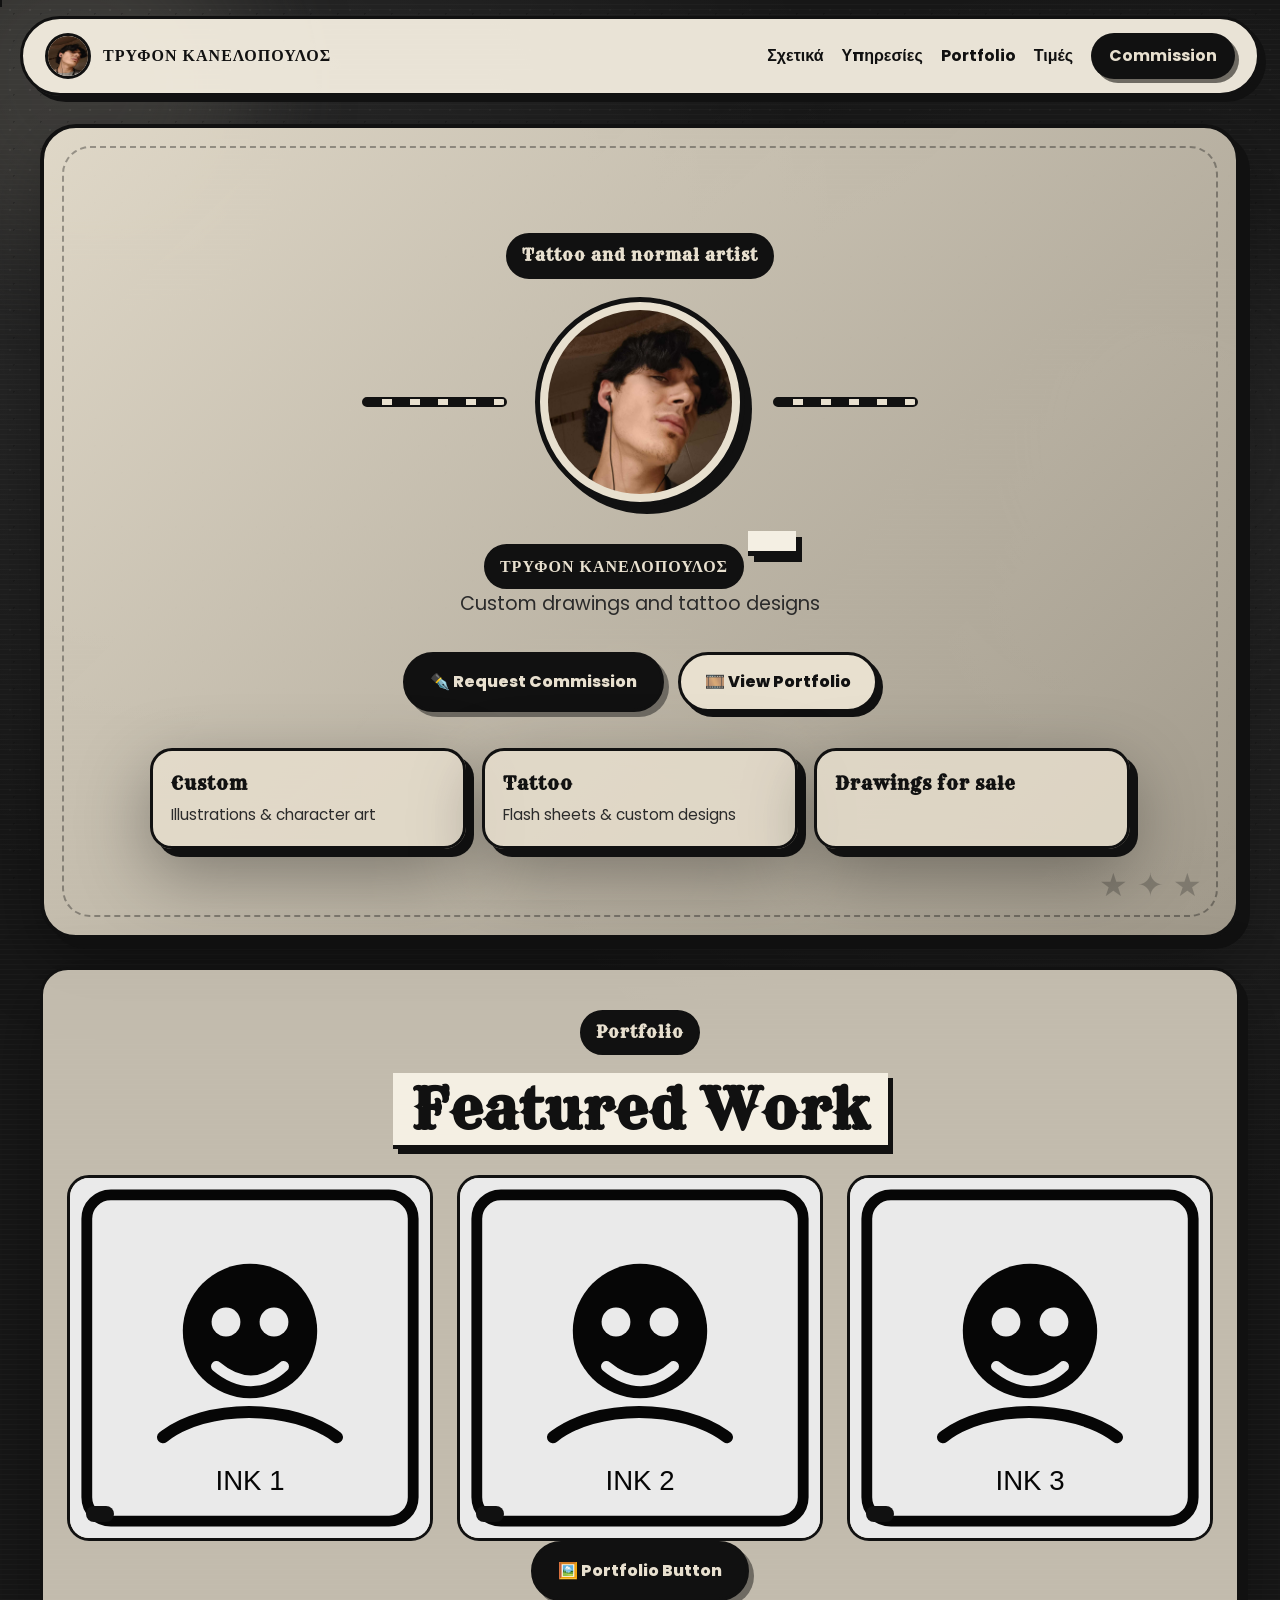
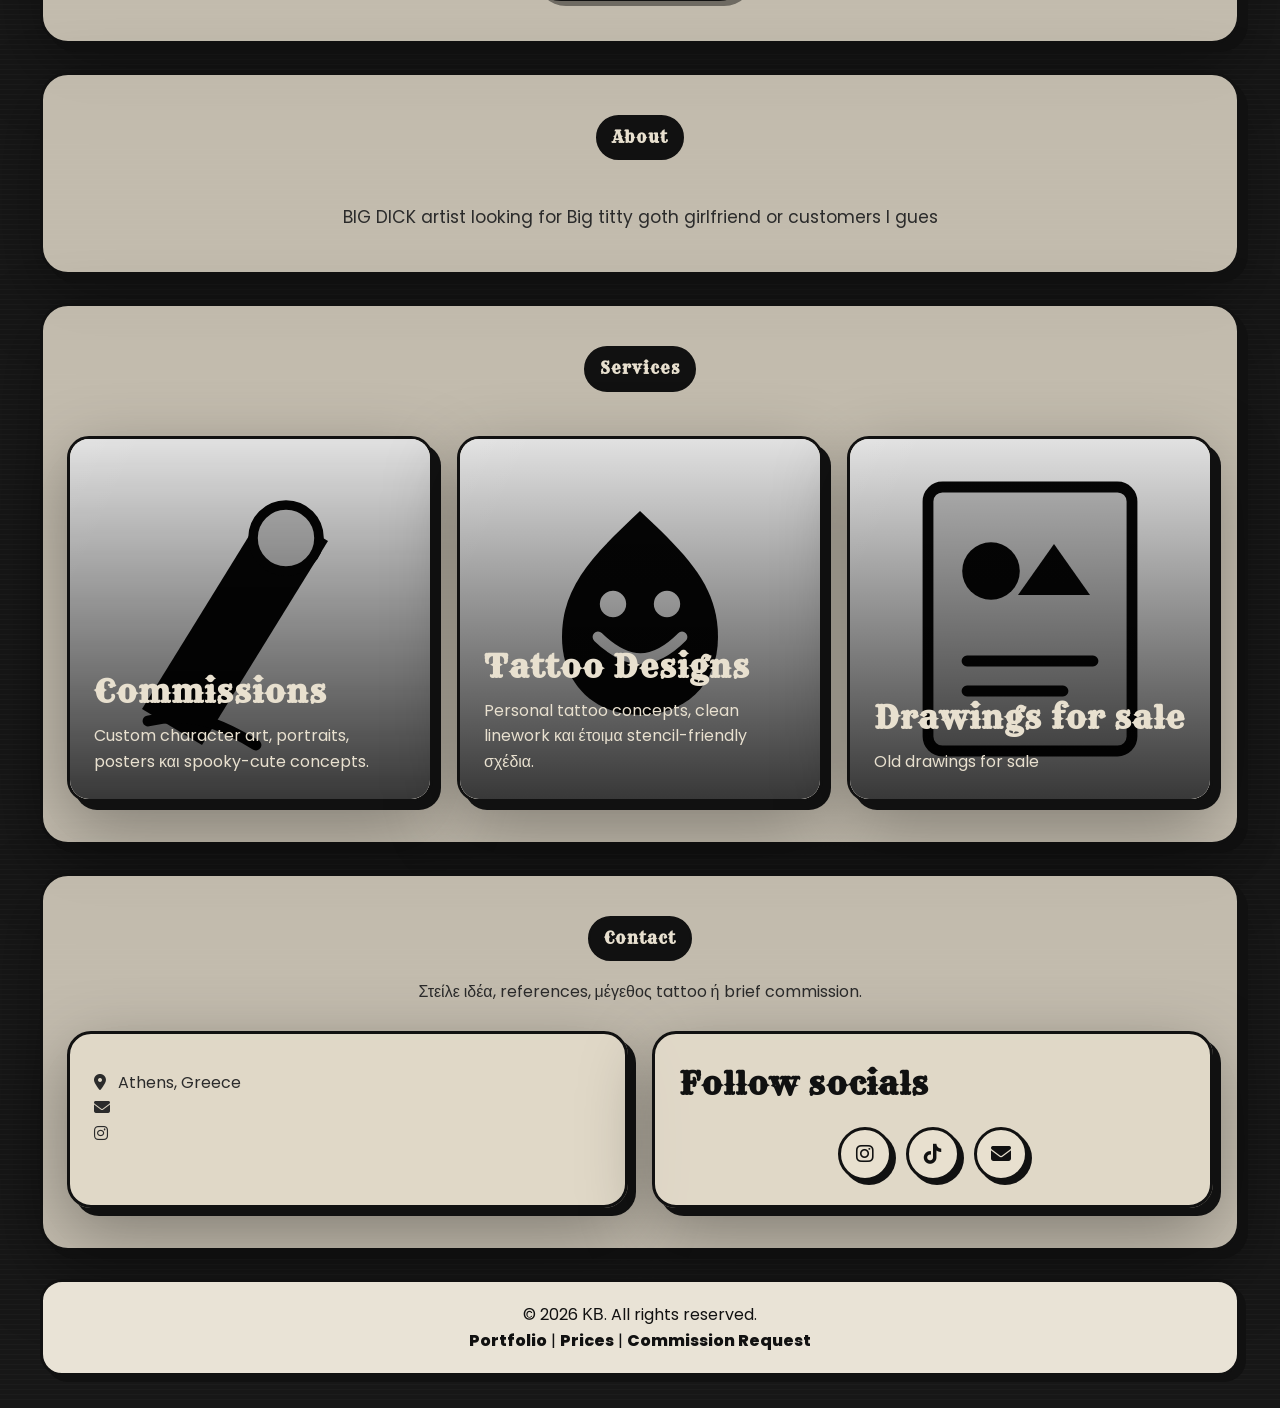
<file: index.html>
<!DOCTYPE html>
<html lang="el">
<head>
  <meta charset="UTF-8" />
  <meta name="viewport" content="width=device-width, initial-scale=1.0" />
  <title>Ink & Toon Studio</title>

  <link rel="icon" type="image/svg+xml" href="images/logo.jpg">
  <link rel="preconnect" href="https://fonts.googleapis.com">
  <link rel="preconnect" href="https://fonts.gstatic.com" crossorigin>
  <link href="https://fonts.googleapis.com/css2?family=Rye&family=Poppins:wght@300;400;500;600;700;800&display=swap" rel="stylesheet">
  <link rel="stylesheet" href="https://cdnjs.cloudflare.com/ajax/libs/font-awesome/6.5.0/css/all.min.css">
  <link rel="stylesheet" href="style.css" />
</head>
<body class="home">

  <div class="film-grain"></div>
  <div class="ink-blobs"><span></span><span></span><span></span></div>
  <div class="scroll-progress"></div>

  <nav class="topbar">
    <a href="index.html" class="brand">
      <img src="images/logo.jpg" alt="Ink & Toon Studio logo">
      <span>ΤΡΥΦΟΝ ΚΑΝΕΛΟΠΟΥΛΟΣ</span>
    </a>

    <div class="nav-links">
      <a href="#about">Σχετικά</a>
      <a href="#services">Υπηρεσίες</a>
      <a href="portfolio.html">Portfolio</a>
      <a href="price-list.html">Τιμές</a>
      <a href="book-commission.html" class="nav-cta">Commission</a>
    </div>

    <button class="menu-toggle" aria-label="Άνοιγμα μενού">
      <i class="fa-solid fa-bars"></i>
    </button>
  </nav>

  <div class="mobile-menu">
    <a href="#about">Σχετικά</a>
    <a href="#services">Υπηρεσίες</a>
    <a href="portfolio.html">Portfolio</a>
    <a href="price-list.html">Τιμές</a>
    <a href="book-commission.html">Commission / Tattoo</a>
  </div>

  <header class="hero reveal">
    <div class="hero-content">
      <div class="hero-badge">Tattoo and normal artist</div>

      <div class="hero-logo-wrapper">
        <div class="ink-stripe"></div>
        <img src="images/logo.jpg" alt="Ink & Toon Studio logo" class="hero-logo">
        <div class="ink-stripe"></div>
      </div>
      <span class="section-tag">ΤΡΥΦΟΝ ΚΑΝΕΛΟΠΟΥΛΟΣ</span>
      <h1></h1>
      <p>
        Custom drawings and tattoo designs 

      <div class="hero-buttons">
        <a href="book-commission.html" class="btn-primary">✒️ Request Commission</a>
        <a href="portfolio.html" class="btn-secondary">🎞️ View Portfolio</a>
      </div>

      <div class="hero-stats">
        <div class="stat-card toon-card">
          <strong>Custom</strong>
          <span>Illustrations & character art</span>
        </div>
        <div class="stat-card toon-card">
          <strong>Tattoo</strong>
          <span>Flash sheets & custom designs</span>
        </div>
        <div class="stat-card toon-card">
          <strong>Drawings for sale</strong>
          <span></span>
        </div>
      </div>
    </div>
  </header>

  <section class="portfolio-preview reveal">
    <div class="section-heading">
      <span class="section-tag">Portfolio</span>
      <h2>Featured Work</h2>
      <p></p>
    </div>

    <div class="portfolio-grid mini">
      <article class="portfolio-card tilt-card"><img src="images/work-1.svg" alt="Cartoon devil tattoo flash"><span></span></article>
      <article class="portfolio-card tilt-card"><img src="images/work-2.svg" alt="Vintage cat commission"><span></span></article>
      <article class="portfolio-card tilt-card"><img src="images/work-3.svg" alt="Old cartoon skull"><span></span></article>
    </div>

    <div class="center-button">
      <a href="portfolio.html" class="btn-primary">🖼️ Portfolio Button</a>
    </div>
  </section>

  <section class="about reveal" id="about">
    <div class="section-heading">
      <span class="section-tag">About</span>
    </div>

    <p>
     BIG DICK artist looking for Big titty goth girlfriend or customers I gues
    </p>
  </section>

  <section class="services reveal" id="services">
    <div class="section-heading">
      <span class="section-tag">Services</span>
      <p></p>
    </div>

    <div class="service-grid">
      <article class="service-card toon-card tilt-card">
        <div class="card-shine"></div>
        <img src="images/service-commission.svg" alt="Commission art">
        <div class="overlay"><div><h3>Commissions</h3><p>Custom character art, portraits, posters και spooky-cute concepts.</p></div></div>
      </article>

      <article class="service-card toon-card tilt-card">
        <div class="card-shine"></div>
        <img src="images/service-tattoo.svg" alt="Tattoo design">
        <div class="overlay"><div><h3>Tattoo Designs</h3><p>Personal tattoo concepts, clean linework και έτοιμα stencil-friendly σχέδια.</p></div></div>
      </article>

      <article class="service-card toon-card tilt-card">
        <div class="card-shine"></div>
        <img src="images/service-flash.svg" alt="Flash sheet">
        <div class="overlay"><div><h3>Drawings for sale</h3><p>Old drawings for sale </p></div></div>
      </article>
    </div>
  </section>

  <section class="contact-section reveal" id="contact">
    <div class="section-heading">
      <span class="section-tag">Contact</span>
      <p>Στείλε ιδέα, references, μέγεθος tattoo ή brief commission.</p>
    </div>

    <div class="contact-grid">
      <div class="contact-info toon-card contact-panel">
        <h3></h3>
        <p><i class="fa-solid fa-location-dot"></i> Athens, Greece</p>
        <p><i class="fa-solid fa-envelope"></i> <a href="mailto:artist@example.com"></a></p>
        <p><i class="fa-brands fa-instagram"></i> <a href="https://www.instagram.com/" target="_blank"></a></p>
      </div>

      <div class="contact-social toon-card contact-panel">
        <h4>Follow socials</h4>
        <p></p>
        <div class="social-icons">
          <a href="https://www.instagram.com/" target="_blank" aria-label="Instagram"><i class="fa-brands fa-instagram"></i></a>
          <a href="https://www.tiktok.com/" target="_blank" aria-label="TikTok"><i class="fa-brands fa-tiktok"></i></a>
          <a href="mailto:" aria-label="Email"><i class="fa-solid fa-envelope"></i></a>
        </div>
      </div>
    </div>
  </section>

  <footer class="reveal">
    <p>© 2026 ΚΒ. All rights reserved.</p>
    <p><a href="portfolio.html">Portfolio</a> | <a href="price-list.html">Prices</a> | <a href="book-commission.html">Commission Request</a></p>
  </footer>

  <script src="script.js"></script>
</body>
<div class="droplet-rain"></div>
</html>
</file>
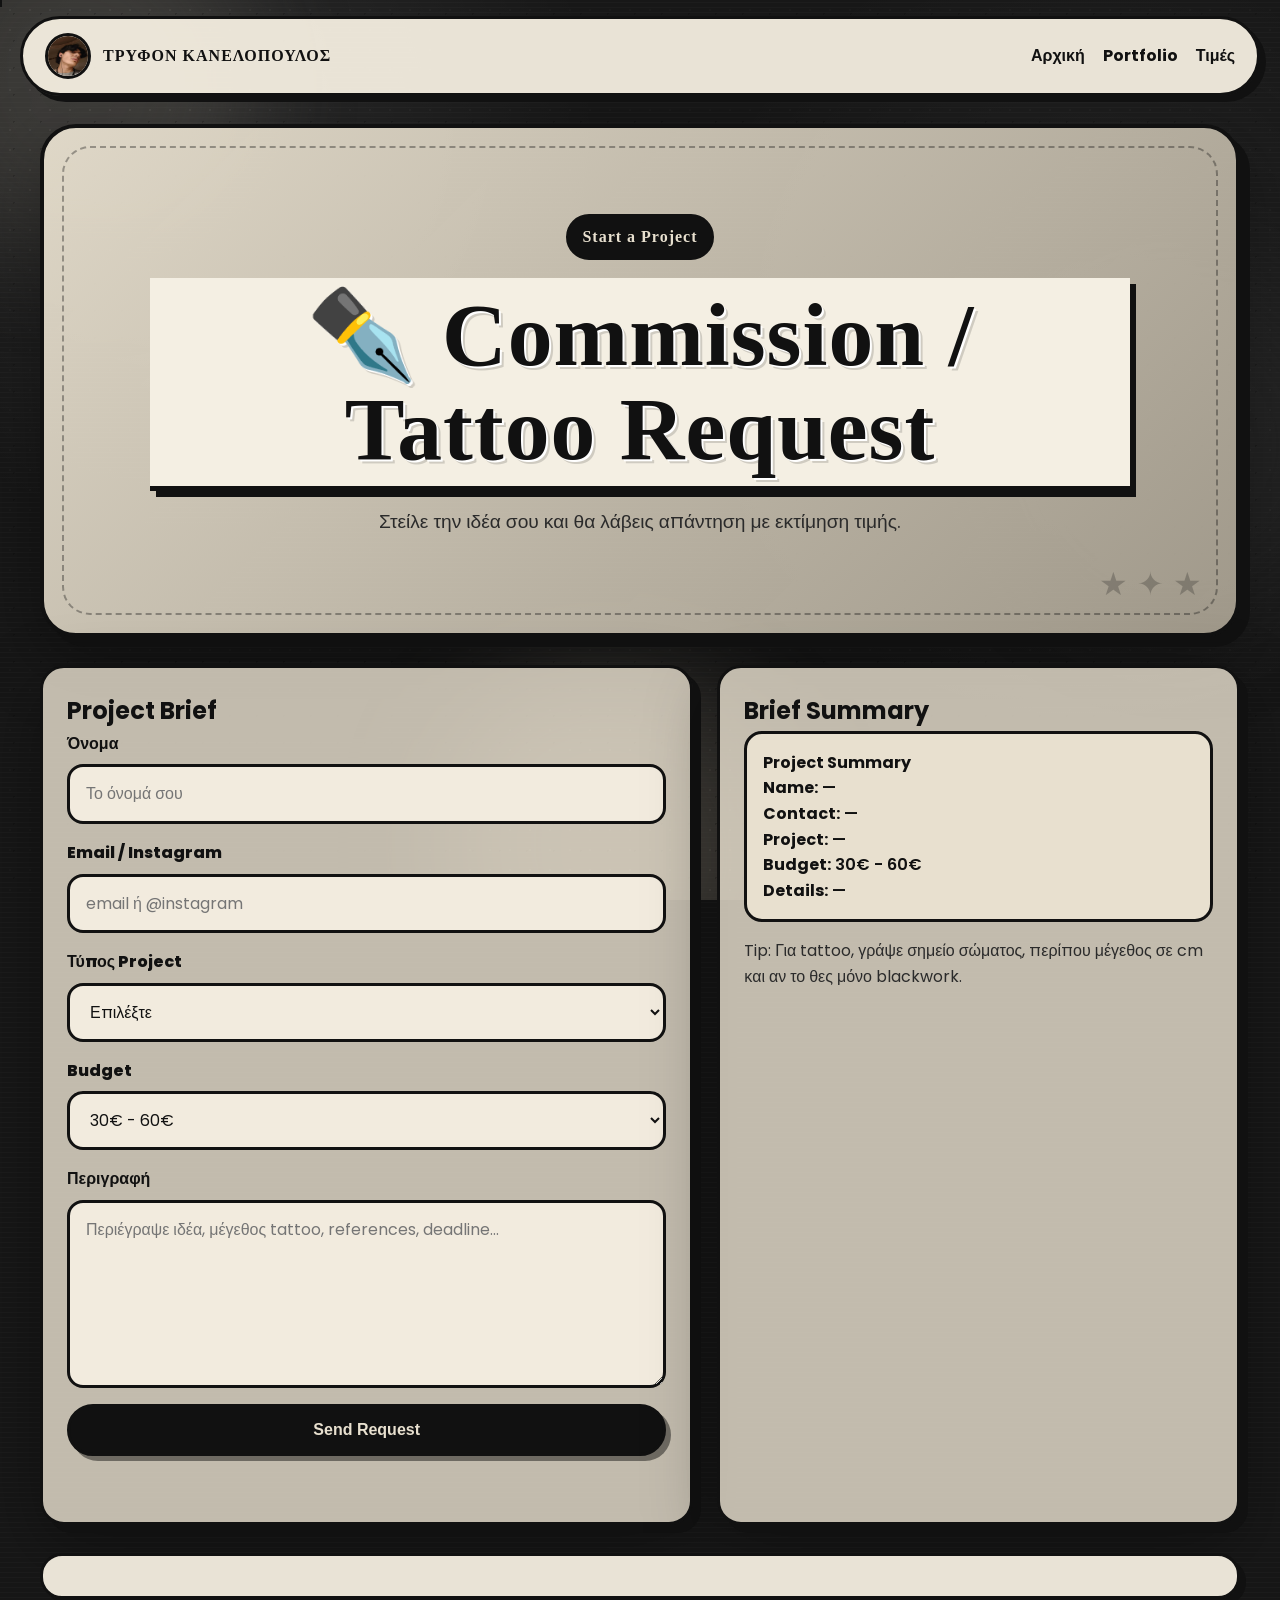
<file: book-commission.html>
<!DOCTYPE html>
<html lang="el">
<head>
  <meta charset="UTF-8" />
  <meta name="viewport" content="width=device-width, initial-scale=1.0" />
  <title>Commission Request | ΤΡΥΦΟΝ ΚΑΝΕΛΟΠΟΥΛΟΣ</title>
  <link rel="icon" type="image/svg+xml" href="images/logo.jpg">
  <link rel="preconnect" href="https://fonts.googleapis.com">
  <link rel="preconnect" href="https://fonts.gstatic.com" crossorigin>
  <link href="https://fonts.googleapis.com/css2?family=Bangers&family=Poppins:wght@300;400;500;600;700;800&display=swap" rel="stylesheet">
  <link rel="stylesheet" href="https://cdnjs.cloudflare.com/ajax/libs/font-awesome/6.5.0/css/all.min.css">
  <link rel="stylesheet" href="style.css" />
</head>
<body class="inner-page">
  <div class="film-grain"></div><div class="ink-blobs"><span></span><span></span><span></span></div><div class="scroll-progress"></div>
  <nav class="topbar">
    <a href="index.html" class="brand"><img src="images/logo.jpg" alt="logo"><span>ΤΡΥΦΟΝ ΚΑΝΕΛΟΠΟΥΛΟΣ</span></a>
    <div class="nav-links"><a href="index.html">Αρχική</a><a href="portfolio.html">Portfolio</a><a href="price-list.html">Τιμές</a></div>
    <button class="menu-toggle" aria-label="Άνοιγμα μενού"><i class="fa-solid fa-bars"></i></button>
  </nav>
  <div class="mobile-menu"><a href="index.html">Αρχική</a><a href="portfolio.html">Portfolio</a><a href="price-list.html">Τιμές</a></div>

  <header class="hero small-hero reveal">
    <div class="hero-content">
      <div class="hero-badge">Start a Project</div>
      <h1>✒️ Commission / Tattoo Request</h1>
      <p>Στείλε την ιδέα σου και θα λάβεις απάντηση με εκτίμηση τιμής.</p>
    </div>
  </header>

  <main class="booking-page reveal">
    <section class="booking-layout">
      <div class="booking-panel toon-card">
        <h2>Project Brief</h2>
        <form class="booking-form" id="booking-form">
          <div class="form-group"><label for="name">Όνομα</label><input id="name" type="text" placeholder="Το όνομά σου" required></div>
          <div class="form-group"><label for="email">Email / Instagram</label><input id="email" type="text" placeholder="email ή @instagram" required></div>
          <div class="form-group"><label for="service">Τύπος Project</label><select id="service" required><option value="">Επιλέξτε</option><option>Commission Illustration</option><option>Tattoo Design</option><option>Flash Sheet</option><option>Logo / Merch Art</option></select></div>
          <div class="form-group"><label for="budget">Budget</label><select id="budget"><option>30€ - 60€</option><option>60€ - 120€</option><option>120€+</option><option>Not sure yet</option></select></div>
          <div class="form-group"><label for="details">Περιγραφή</label><textarea id="details" rows="6" placeholder="Περιέγραψε ιδέα, μέγεθος tattoo, references, deadline..."></textarea></div>
          <button class="btn-primary full-width" type="submit">Send Request</button>
          <p id="confirmation" class="confirmation-message"></p>
        </form>
      </div>
      <aside class="booking-panel toon-card">
        <h2>Brief Summary</h2>
        <div class="booking-summary" id="bookingSummary">Συμπλήρωσε τη φόρμα για να εμφανιστεί η σύνοψη.</div>
        <p class="note">Tip: Για tattoo, γράψε σημείο σώματος, περίπου μέγεθος σε cm και αν το θες μόνο blackwork.</p>
      </aside>
    </section>
  </main>

  <footer class="reveal"><p></p></footer>
  <script src="script.js"></script>
</body>
</html>
</file>
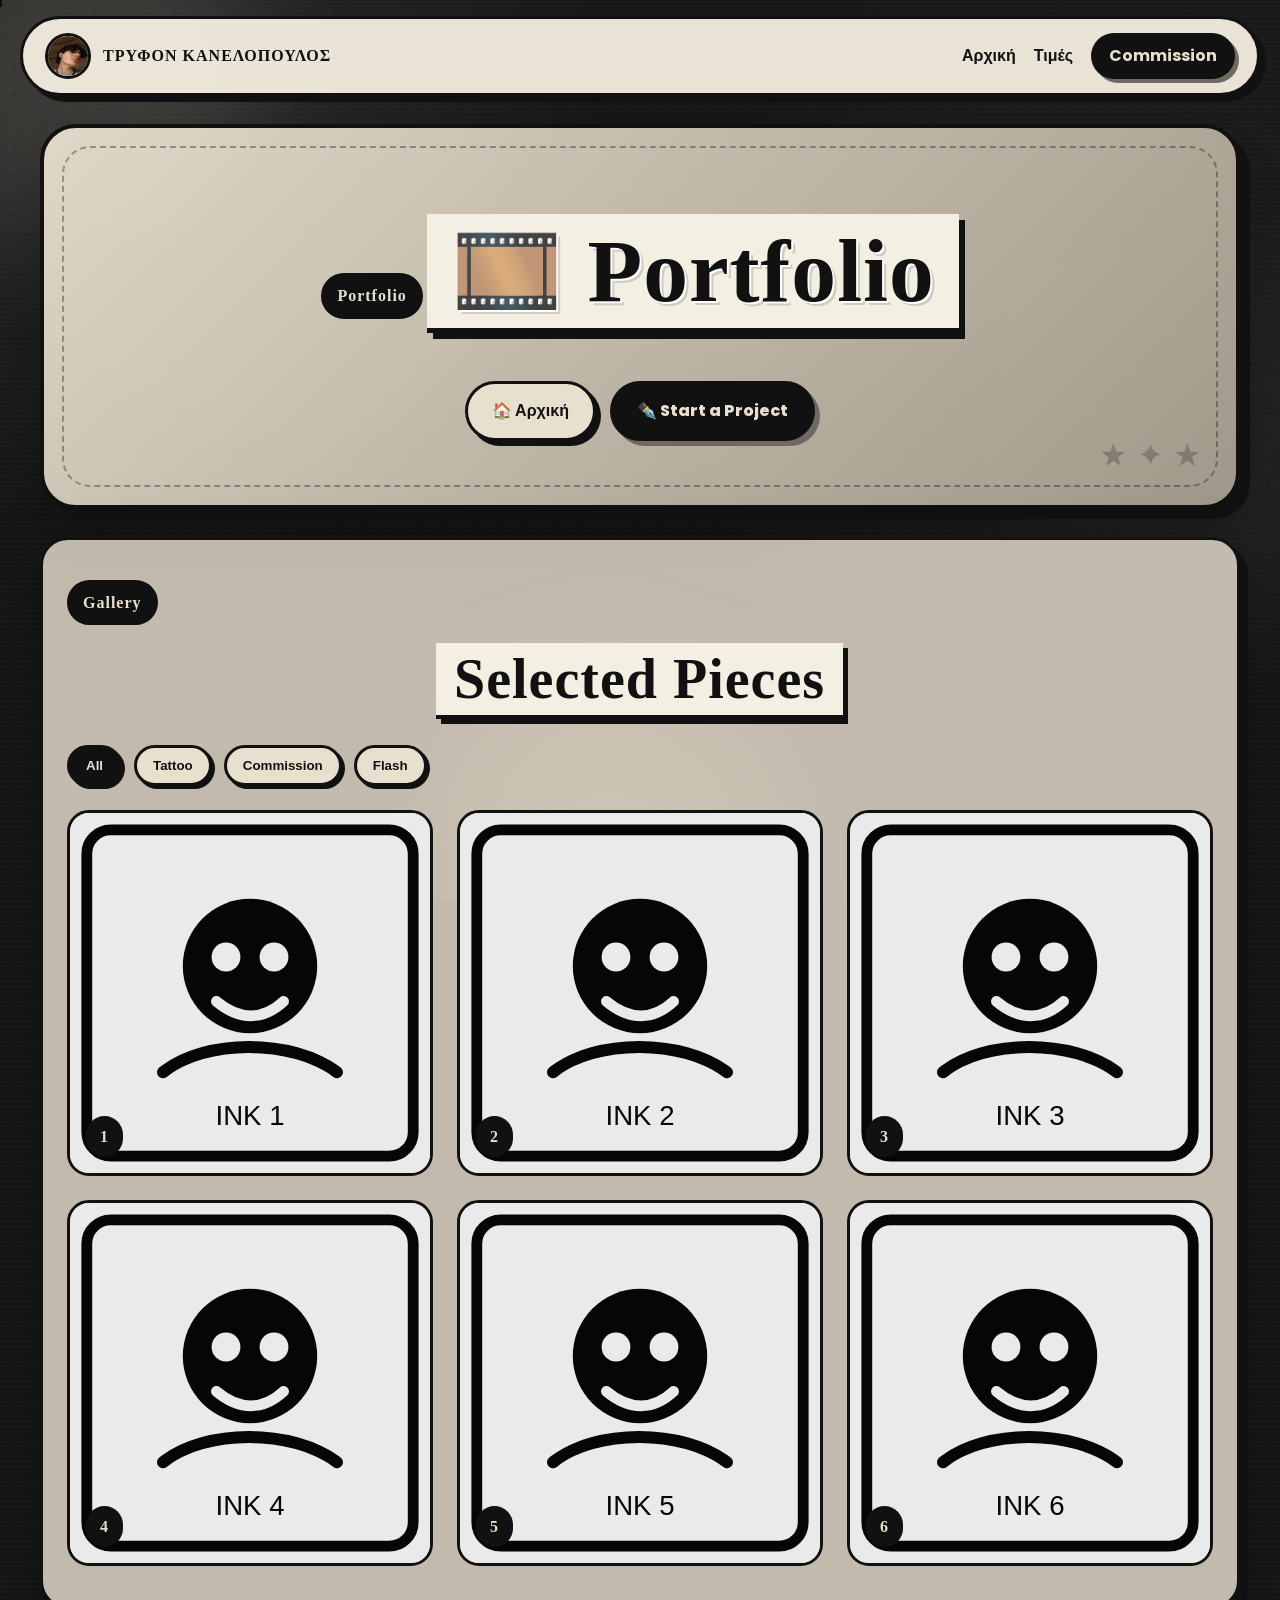
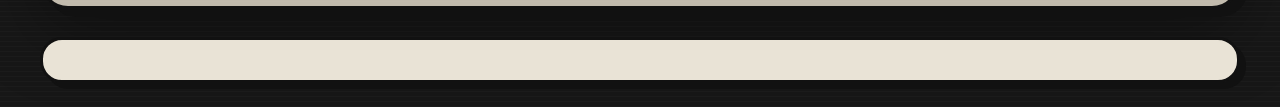
<file: portfolio.html>
<!DOCTYPE html>
<html lang="el">
<head>
  <meta charset="UTF-8" />
  <meta name="viewport" content="width=device-width, initial-scale=1.0" />
  <title>Portfolio | ΤΡΥΦΟΝ ΚΑΝΕΛΟΠΟΥΛΟΣ</title>
  <link rel="icon" type="image/svg+xml" href="images/logo.jpg">
  <link rel="preconnect" href="https://fonts.googleapis.com">
  <link rel="preconnect" href="https://fonts.gstatic.com" crossorigin>
  <link href="https://fonts.googleapis.com/css2?family=Bangers&family=Poppins:wght@300;400;500;600;700;800&display=swap" rel="stylesheet">
  <link rel="stylesheet" href="https://cdnjs.cloudflare.com/ajax/libs/font-awesome/6.5.0/css/all.min.css">
  <link rel="stylesheet" href="style.css" />
</head>
<body class="inner-page">
  <div class="film-grain"></div>
  <div class="ink-blobs"><span></span><span></span><span></span></div>
  <div class="scroll-progress"></div>

  <nav class="topbar">
    <a href="index.html" class="brand"><img src="images/logo.jpg" alt="logo"><span>ΤΡΥΦΟΝ ΚΑΝΕΛΟΠΟΥΛΟΣ</span></a>
    <div class="nav-links">
      <a href="index.html">Αρχική</a>
      <a href="price-list.html">Τιμές</a>
      <a href="book-commission.html" class="nav-cta">Commission</a>
    </div>
    <button class="menu-toggle" aria-label="Άνοιγμα μενού"><i class="fa-solid fa-bars"></i></button>
  </nav>
  <div class="mobile-menu"><a href="index.html">Αρχική</a><a href="price-list.html">Τιμές</a><a href="book-commission.html">Commission</a></div>

  <header class="hero small-hero reveal">
    <div class="hero-content">
      <div class="hero-badge">Portfolio</div>
      <h1>🎞️ Portfolio</h1>
      <p></p>
      <div class="hero-buttons"><a href="index.html" class="btn-secondary">🏠 Αρχική</a><a href="book-commission.html" class="btn-primary">✒️ Start a Project</a></div>
    </div>
  </header>

  <main class="portfolio-page reveal">
    <section class="toon-card portfolio-panel">
      <div class="section-heading centered-left">
        <span class="section-tag">Gallery</span>
        <h2>Selected Pieces</h2>
      </div>

      <div class="filter-buttons">
        <button class="filter-btn active" data-filter="all">All</button>
        <button class="filter-btn" data-filter="tattoo">Tattoo</button>
        <button class="filter-btn" data-filter="commission">Commission</button>
        <button class="filter-btn" data-filter="flash">Flash</button>
      </div>

      <div class="portfolio-grid">
        <article class="portfolio-card" data-category="tattoo"><img src="images/work-1.svg" alt="Devil flash"><span>1</span></article>
        <article class="portfolio-card" data-category="commission"><img src="images/work-2.svg" alt="Cat commission"><span>2</span></article>
        <article class="portfolio-card" data-category="flash"><img src="images/work-3.svg" alt="Skull flash"><span>3</span></article>
        <article class="portfolio-card" data-category="tattoo"><img src="images/work-4.svg" alt="Crying heart"><span>4</span></article>
        <article class="portfolio-card" data-category="commission"><img src="images/work-5.svg" alt="Moon face"><span>5</span></article>
        <article class="portfolio-card" data-category="flash"><img src="images/work-6.svg" alt="Ink ghost"><span>6</span></article>
      </div>
    </section>
  </main>

  <footer class="reveal"><p></p></footer>
  <script src="script.js"></script>
</body>
</html>
</file>
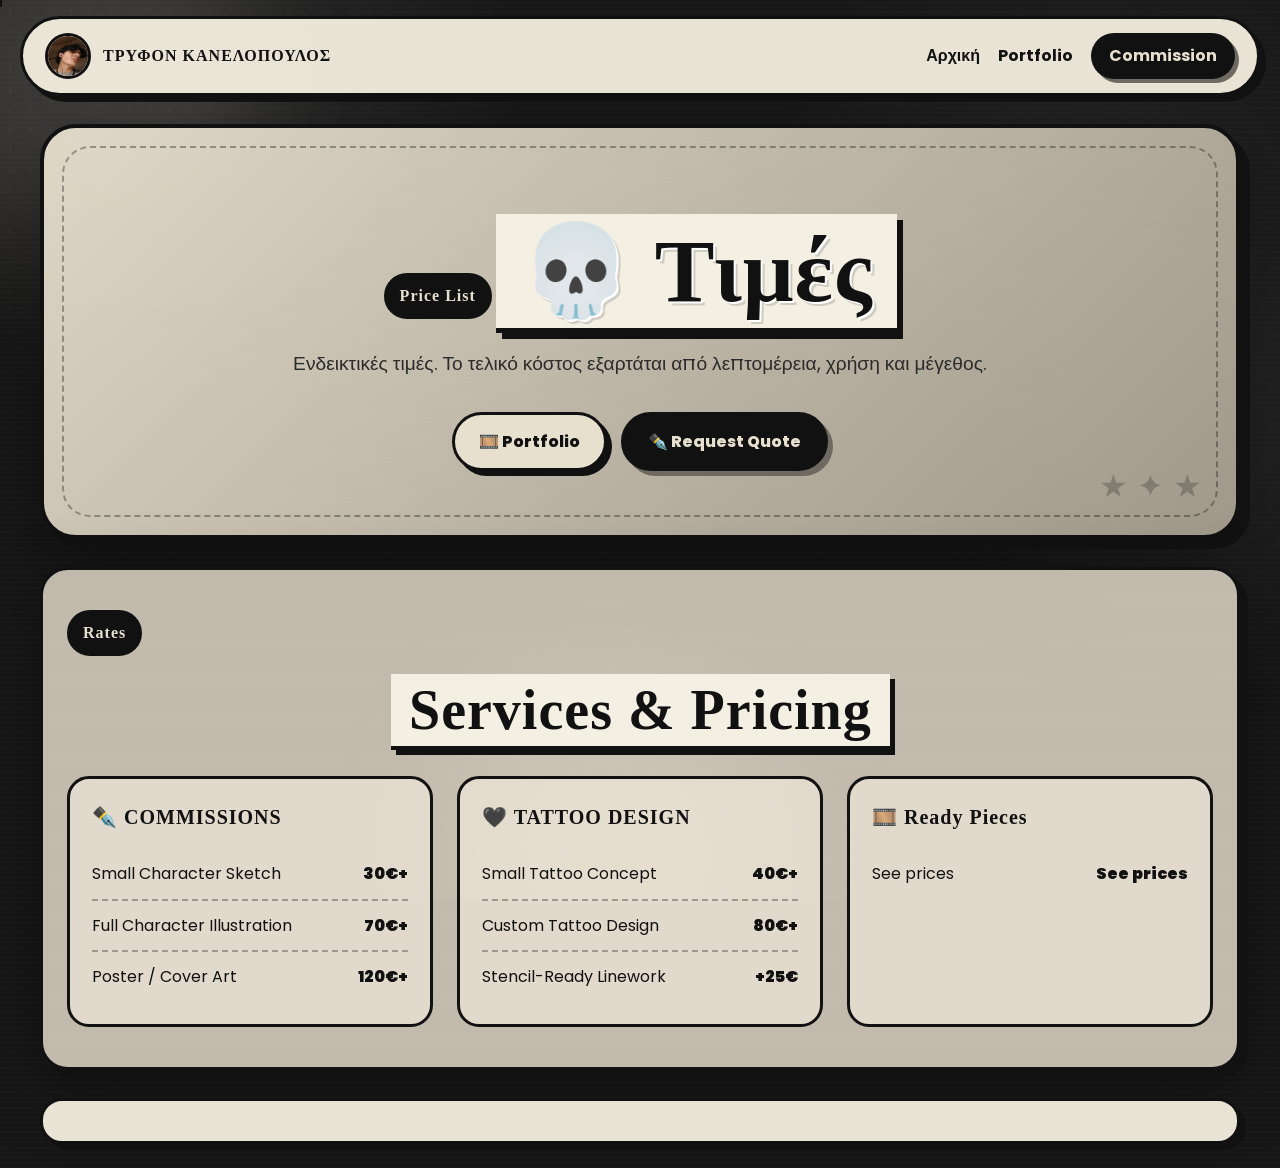
<file: price-list.html>
<!DOCTYPE html>
<html lang="el">
<head>
  <meta charset="UTF-8" />
  <meta name="viewport" content="width=device-width, initial-scale=1.0" />
  <title>Τιμές | Ink & Toon Studio</title>
  <link rel="icon" type="image/svg+xml" href="images/logo.jpg">
  <link rel="preconnect" href="https://fonts.googleapis.com">
  <link rel="preconnect" href="https://fonts.gstatic.com" crossorigin>
  <link href="https://fonts.googleapis.com/css2?family=Bangers&family=Poppins:wght@300;400;500;600;700;800&display=swap" rel="stylesheet">
  <link rel="stylesheet" href="https://cdnjs.cloudflare.com/ajax/libs/font-awesome/6.5.0/css/all.min.css">
  <link rel="stylesheet" href="style.css" />
</head>
<body class="inner-page">
  <div class="film-grain"></div><div class="ink-blobs"><span></span><span></span><span></span></div><div class="scroll-progress"></div>
  <nav class="topbar">
    <a href="index.html" class="brand"><img src="images/logo.jpg" alt="logo"><span>ΤΡΥΦΟΝ ΚΑΝΕΛΟΠΟΥΛΟΣ</span></a>
    <div class="nav-links"><a href="index.html">Αρχική</a><a href="portfolio.html">Portfolio</a><a href="book-commission.html" class="nav-cta">Commission</a></div>
    <button class="menu-toggle" aria-label="Άνοιγμα μενού"><i class="fa-solid fa-bars"></i></button>
  </nav>
  <div class="mobile-menu"><a href="index.html">Αρχική</a><a href="portfolio.html">Portfolio</a><a href="book-commission.html">Commission</a></div>

  <header class="hero small-hero reveal">
    <div class="hero-content">
      <div class="hero-badge">Price List</div>
      <h1>💀 Τιμές</h1>
      <p>Ενδεικτικές τιμές. Το τελικό κόστος εξαρτάται από λεπτομέρεια, χρήση και μέγεθος.</p>
      <div class="hero-buttons"><a href="portfolio.html" class="btn-secondary">🎞️ Portfolio</a><a href="book-commission.html" class="btn-primary">✒️ Request Quote</a></div>
    </div>
  </header>

  <main class="price-page reveal">
    <section class="price-card toon-card">
      <div class="section-heading centered-left"><span class="section-tag">Rates</span><h2>Services & Pricing</h2></div>
      <div class="price-grid">
        <div class="price-category"><h2>✒️ COMMISSIONS</h2>
          <div class="price-row"><div class="service-name">Small Character Sketch</div><div class="service-price">30€+</div></div>
          <div class="price-row"><div class="service-name">Full Character Illustration</div><div class="service-price">70€+</div></div>
          <div class="price-row"><div class="service-name">Poster / Cover Art</div><div class="service-price">120€+</div></div>
        </div>
        <div class="price-category"><h2>🖤 TATTOO DESIGN</h2>
          <div class="price-row"><div class="service-name">Small Tattoo Concept</div><div class="service-price">40€+</div></div>
          <div class="price-row"><div class="service-name">Custom Tattoo Design</div><div class="service-price">80€+</div></div>
          <div class="price-row"><div class="service-name">Stencil-Ready Linework</div><div class="service-price">+25€</div></div>
        </div>
        <div class="price-category"><h2>🎞️ Ready Pieces</h2>
          <div class="price-row"><div class="service-name">See prices</div><div class="service-price">See prices</div></div>
        </div>
    </section>
  </main>

  <footer class="reveal"><p></p></footer>
  <script src="script.js"></script>
</body>
</html>
</file>
<file: style.css>
:root {
  --bg: #141414;
  --paper: #e8e0cf;
  --paper-dark: #c5bca8;
  --ink: #111111;
  --charcoal: #2b2b2b;
  --gray: #6e6a62;
  --soft-gray: #a9a193;
  --cream: rgba(232, 224, 207, 0.82);
  --cream-strong: rgba(245, 239, 225, 0.95);
  --border: rgba(17,17,17,0.34);
  --shadow: 0 24px 70px rgba(0,0,0,0.35);
  --radius-lg: 28px;
  --radius-md: 18px;
  --container: 1200px;
}

* {
  margin: 0;
  padding: 0;
  box-sizing: border-box;
}

html {
  scroll-behavior: smooth;
}

body {
  font-family: "Poppins", sans-serif;
  color: var(--ink);
  line-height: 1.6;
  min-height: 100vh;
  overflow-x: hidden;
  background:
    radial-gradient(circle at 15% 8%, rgba(255,255,255,0.09), transparent 22%),
    radial-gradient(circle at 85% 20%, rgba(255,255,255,0.06), transparent 24%),
    repeating-linear-gradient(0deg, rgba(255,255,255,0.025) 0 1px, transparent 1px 5px),
    #171717;
}

body.menu-open {
  overflow: hidden;
}

img {
  max-width: 100%;
  display: block;
}

a {
  color: inherit;
}

/* BACKGROUND EFFECTS */
.film-grain {
  position: fixed;
  inset: 0;
  pointer-events: none;
  z-index: -1;
  opacity: 0.18;
  background-image:
    radial-gradient(circle, #fff 1px, transparent 1px),
    radial-gradient(circle, #000 1px, transparent 1px);
  background-size: 20px 20px, 27px 27px;
  mix-blend-mode: overlay;
}

.ink-blobs {
  position: fixed;
  inset: 0;
  overflow: hidden;
  z-index: -2;
  pointer-events: none;
}

.ink-blobs span {
  position: absolute;
  width: 340px;
  height: 340px;
  border-radius: 45% 55% 50% 50%;
  filter: blur(55px);
  opacity: 0.42;
  animation: floatBlob 14s ease-in-out infinite alternate;
}

.ink-blobs span:nth-child(1) {
  background: #5e5b54;
  top: -90px;
  left: -90px;
}

.ink-blobs span:nth-child(2) {
  background: #2c2c2c;
  right: -80px;
  top: 30%;
  animation-delay: 1s;
}

.ink-blobs span:nth-child(3) {
  background: #8c8476;
  left: 35%;
  bottom: -120px;
  animation-delay: 2s;
}

.scroll-progress {
  position: fixed;
  top: 0;
  left: 0;
  height: 5px;
  width: 0;
  background: var(--paper);
  z-index: 9999;
  box-shadow: 0 0 0 2px var(--ink);
}

/* CARDS */
.toon-card,
.about,
.services,
.portfolio-preview,
.contact-section,
.price-card,
.booking-panel,
.portfolio-panel {
  background: var(--cream);
  border: 3px solid var(--ink);
  box-shadow: 8px 8px 0 var(--ink), var(--shadow);
}

/* NAVIGATION */
.topbar {
  position: sticky;
  top: 16px;
  z-index: 1000;
  max-width: calc(var(--container) + 40px);
  margin: 16px auto 0;
  padding: 14px 22px;
  border-radius: 999px;
  background: var(--cream-strong);
  border: 3px solid var(--ink);
  box-shadow: 6px 6px 0 var(--ink);
  display: flex;
  align-items: center;
  justify-content: space-between;
  gap: 20px;
}

.brand {
  display: flex;
  align-items: center;
  gap: 12px;
  text-decoration: none;
  font-weight: 800;
}

.brand img {
  width: 46px;
  height: 46px;
  border-radius: 50%;
  border: 3px solid var(--ink);
  background: var(--paper);
}

.brand span {
  font-family: "Rye", serif;
  letter-spacing: 1px;
}

.nav-links {
  display: flex;
  align-items: center;
  gap: 18px;
}

.nav-links a {
  text-decoration: none;
  font-weight: 700;
  transition: 0.22s ease;
}

.nav-links a:hover {
  transform: rotate(-2deg) translateY(-2px);
}

.nav-cta {
  padding: 10px 18px;
  border-radius: 999px;
  background: var(--ink);
  color: var(--paper) !important;
  box-shadow: 4px 4px 0 var(--gray);
}

.menu-toggle {
  display: none;
  background: transparent;
  border: none;
  font-size: 1.35rem;
  cursor: pointer;
}

.mobile-menu {
  display: none;
}

/* HERO */
.hero {
  max-width: var(--container);
  margin: 28px auto 0;
  padding: 105px 26px 86px;
  text-align: center;
  position: relative;
  overflow: hidden;
  border-radius: 36px;
  background: linear-gradient(135deg, rgba(232,224,207,0.95), rgba(174,166,150,0.9));
  border: 4px solid var(--ink);
  box-shadow: 10px 10px 0 var(--ink), var(--shadow);
}

.hero::before {
  content: "";
  position: absolute;
  inset: 18px;
  border: 2px dashed rgba(17,17,17,0.35);
  border-radius: 28px;
  pointer-events: none;
}

.hero::after {
  content: "★ ✦ ★";
  position: absolute;
  right: 34px;
  bottom: 24px;
  font-size: 2rem;
  color: rgba(17,17,17,0.24);
}

.small-hero {
  padding: 86px 26px 64px;
}

.hero-content {
  max-width: 980px;
  margin: 0 auto;
  position: relative;
  z-index: 1;
}

.hero-badge,
.section-tag {
  display: inline-flex;
  padding: 8px 14px;
  border-radius: 999px;
  background: var(--ink);
  color: var(--paper);
  border: 2px solid var(--ink);
  font-family: "Rye", serif;
  font-weight: 800;
  letter-spacing: 1px;
  margin-bottom: 18px;
}

.hero-logo-wrapper {
  display: flex;
  align-items: center;
  justify-content: center;
  gap: 28px;
  margin-bottom: 24px;
}

.hero-logo {
  width: 210px;
  height: 210px;
  object-fit: cover;
  border-radius: 50%;
  border: 5px solid var(--ink);
  background: var(--paper);
  padding: 8px;
  box-shadow: 7px 7px 0 var(--ink);
  animation: floatY 4s ease-in-out infinite;
}

.ink-stripe {
  width: 145px;
  height: 10px;
  border-radius: 999px;
  background: repeating-linear-gradient(90deg, var(--ink) 0 18px, var(--paper) 18px 28px);
  border: 2px solid var(--ink);
}

.hero h1 {
  font-family: "Rye", serif;
  font-size: clamp(3rem, 7vw, 5.6rem);
  line-height: 1.05;
  margin-bottom: 16px;
  letter-spacing: 1px;
  color: var(--ink);
  text-shadow:
    2px 2px 0 #fff,
    4px 4px 0 rgba(0,0,0,.15);
  background: #f4efe3;
  display: inline-block;
  padding: 10px 24px;
  border-bottom: 5px solid var(--ink);
  box-shadow: 6px 6px 0 var(--ink);
  opacity: 0;
  transform: translateY(-220px);
  animation: titleDrop 1.2s ease-out forwards;
}

.hero p {
  font-size: clamp(1rem, 2.2vw, 1.2rem);
  max-width: 760px;
  margin: 0 auto 32px;
  color: var(--charcoal);
}

.hero-buttons,
.center-button {
  display: flex;
  justify-content: center;
  flex-wrap: wrap;
  gap: 14px;
}

/* BUTTONS */
.btn-primary,
.btn-secondary {
  text-decoration: none;
  font-weight: 800;
  border-radius: 999px;
  padding: 14px 24px;
  font-size: 1rem;
  display: inline-flex;
  align-items: center;
  justify-content: center;
  gap: 8px;
  cursor: pointer;
  border: 3px solid var(--ink);
  transition: transform 0.22s ease, box-shadow 0.22s ease;
}

.btn-primary {
  background: var(--ink);
  color: var(--paper);
  box-shadow: 5px 5px 0 var(--gray);
}

.btn-secondary {
  background: var(--paper);
  color: var(--ink);
  box-shadow: 5px 5px 0 var(--ink);
}

.btn-primary:hover,
.btn-secondary:hover {
  transform: translateY(-4px) rotate(-1deg);
  box-shadow: 8px 8px 0 var(--ink);
}

.full-width {
  width: 100%;
}

/* HERO STATS */
.hero-stats {
  margin-top: 36px;
  display: grid;
  grid-template-columns: repeat(3,1fr);
  gap: 16px;
}

.stat-card {
  border-radius: 22px;
  padding: 18px;
  text-align: left;
}

.stat-card strong {
  display: block;
  font-size: 1.15rem;
  margin-bottom: 4px;
  font-family: "Rye", serif;
  letter-spacing: 1px;
}

.stat-card span {
  color: var(--charcoal);
  font-size: 0.95rem;
}

/* SECTIONS */
section,
footer,
main {
  max-width: var(--container);
  margin: 28px auto;
}

.section-heading {
  text-align: center;
  margin-bottom: 26px;
}

.section-heading.centered-left {
  text-align: left;
}

.section-heading h2 {
  font-family: "Rye", serif;
  font-size: clamp(2.2rem, 5vw, 3.5rem);
  margin-bottom: 8px;
  letter-spacing: 1px;
  color: var(--ink);
  background: #f4efe3;
  display: inline-block;
  padding: 8px 18px;
  border-bottom: 4px solid var(--ink);
  box-shadow: 5px 5px 0 var(--ink);
  opacity: 0;
  transform: translateY(-160px);
  animation: titleDrop 1.1s ease-out forwards;
}

.section-heading p {
  color: var(--charcoal);
  max-width: 680px;
  margin: 0 auto;
}

.portfolio-preview,
.services,
.contact-section,
.about,
.price-card,
.portfolio-panel {
  border-radius: var(--radius-lg);
  padding: 40px 24px;
}

.about p {
  max-width: 820px;
  margin: 0 auto;
  text-align: center;
  font-size: 1.08rem;
  color: var(--charcoal);
}

/* GRIDS */
.service-grid,
.portfolio-grid,
.contact-grid,
.price-grid {
  display: grid;
  gap: 24px;
}

.service-grid,
.contact-grid,
.price-grid {
  grid-template-columns: repeat(3,1fr);
}

.contact-grid {
  grid-template-columns: 1fr 1fr;
}

.portfolio-grid {
  grid-template-columns: repeat(3,1fr);
}

/* PORTFOLIO / SERVICE CARDS */
.service-card,
.portfolio-card {
  position: relative;
  overflow: hidden;
  border-radius: 22px;
  border: 3px solid var(--ink);
  background: var(--paper);
  min-height: 360px;
  transform-style: preserve-3d;
  transition: transform 0.35s ease, box-shadow 0.35s ease;
}

.service-card:hover,
.portfolio-card:hover {
  transform: translateY(-6px) rotate(-1deg);
}

.service-card img,
.portfolio-card img {
  width: 100%;
  height: 100%;
  min-height: 360px;
  object-fit: cover;
  filter: grayscale(1) contrast(1.1);
  transition: transform 0.5s ease;
}

.service-card:hover img,
.portfolio-card:hover img {
  transform: scale(1.05);
}

.portfolio-card span {
  position: absolute;
  left: 16px;
  bottom: 16px;
  background: var(--ink);
  color: var(--paper);
  border-radius: 999px;
  padding: 8px 14px;
  font-family: "Rye", serif;
  font-weight: 800;
  letter-spacing: 1px;
}

.card-shine {
  position: absolute;
  inset: -120% auto auto -40%;
  width: 55%;
  height: 260%;
  transform: rotate(25deg);
  background: linear-gradient(to right, transparent, rgba(255,255,255,0.18), transparent);
  transition: transform 0.7s ease;
  z-index: 2;
}

.service-card:hover .card-shine {
  transform: translateX(320%) rotate(25deg);
}

.overlay {
  position: absolute;
  inset: 0;
  display: flex;
  align-items: flex-end;
  padding: 24px;
  background: linear-gradient(to top, rgba(0,0,0,0.76), rgba(0,0,0,0.04));
  z-index: 3;
}

.overlay div {
  color: var(--paper);
}

.overlay h3 {
  font-family: "Rye", serif;
  letter-spacing: 1px;
  font-size: 2rem;
  margin-bottom: 6px;
}

/* CONTACT */
.contact-panel,
.booking-panel {
  border-radius: 24px;
  padding: 24px;
}

.contact-info h3,
.contact-info h4,
.contact-social h4 {
  margin-bottom: 12px;
  font-family: "Rye", serif;
  font-size: 2rem;
  letter-spacing: 1px;
}

.contact-info p,
.contact-info a,
.contact-social p {
  color: var(--charcoal);
  text-decoration: none;
}

.contact-info i {
  margin-right: 8px;
}

.social-icons {
  display: flex;
  justify-content: center;
  gap: 14px;
  margin-top: 18px;
  flex-wrap: wrap;
}

.social-icons a {
  width: 54px;
  height: 54px;
  display: grid;
  place-items: center;
  text-decoration: none;
  font-size: 1.25rem;
  border-radius: 50%;
  background: var(--paper);
  border: 3px solid var(--ink);
  box-shadow: 4px 4px 0 var(--ink);
  transition: 0.25s ease;
}

.social-icons a:hover {
  transform: translateY(-4px) rotate(-3deg);
  background: var(--ink);
  color: var(--paper);
}

/* PRICES */
.price-category {
  background: rgba(245,239,225,0.62);
  border: 3px solid var(--ink);
  border-radius: 22px;
  padding: 22px;
}

.price-category h2 {
  font-family: "Rye", serif;
  font-size: 1.25rem;
  margin-bottom: 16px;
  letter-spacing: 1px;
}

.price-row {
  display: flex;
  justify-content: space-between;
  align-items: center;
  gap: 12px;
  padding: 12px 0;
  border-bottom: 2px dashed rgba(17,17,17,0.32);
}

.price-row:last-child {
  border-bottom: none;
}

.service-price {
  font-weight: 900;
  white-space: nowrap;
}

/* BOOKING */
.booking-layout {
  display: grid;
  grid-template-columns: 1fr 0.8fr;
  gap: 24px;
}

.booking-form {
  display: grid;
  gap: 16px;
}

.form-group {
  display: grid;
  gap: 8px;
}

.form-group label {
  font-weight: 800;
}

.form-group input,
.form-group select,
.booking-form textarea {
  width: 100%;
  border: 3px solid var(--ink);
  background: var(--cream-strong);
  border-radius: 16px;
  padding: 14px 16px;
  font: inherit;
  color: var(--ink);
  outline: none;
}

.form-group input:focus,
.form-group select:focus,
.booking-form textarea:focus {
  box-shadow: 5px 5px 0 var(--ink);
}

.booking-summary {
  padding: 16px;
  border-radius: 18px;
  background: var(--paper);
  border: 3px solid var(--ink);
  font-weight: 600;
}

.note {
  margin-top: 16px;
  color: var(--charcoal);
}

.confirmation-message {
  min-height: 26px;
  font-weight: 800;
}

/* FILTERS */
.filter-buttons {
  display: flex;
  gap: 12px;
  flex-wrap: wrap;
  margin-bottom: 24px;
}

.filter-btn {
  border: 3px solid var(--ink);
  background: var(--paper);
  color: var(--ink);
  border-radius: 999px;
  padding: 10px 16px;
  font-weight: 800;
  cursor: pointer;
  box-shadow: 3px 3px 0 var(--ink);
}

.filter-btn.active,
.filter-btn:hover {
  background: var(--ink);
  color: var(--paper);
}

/* FOOTER */
footer {
  text-align: center;
  background: var(--cream-strong);
  color: var(--ink);
  padding: 20px 14px;
  border-radius: 22px;
  border: 3px solid var(--ink);
  box-shadow: 6px 6px 0 var(--ink);
  margin-bottom: 24px;
}

footer a {
  font-weight: 800;
  text-decoration: none;
}

/* REVEAL ANIMATION */
.reveal {
  opacity: 0;
  transform: translateY(32px);
  transition: opacity 0.8s ease, transform 0.8s ease;
}

.reveal.visible {
  opacity: 1;
  transform: translateY(0);
}

/* TITLE DROP ANIMATION */
@keyframes titleDrop {
  0% {
    opacity: 0;
    transform: translateY(-220px) rotate(-4deg);
  }

  60% {
    opacity: 1;
    transform: translateY(24px) rotate(2deg);
  }

  80% {
    transform: translateY(-8px) rotate(-1deg);
  }

  100% {
    opacity: 1;
    transform: translateY(0) rotate(0);
  }
}

@keyframes floatY {
  0%, 100% {
    transform: translateY(0);
  }

  50% {
    transform: translateY(-10px);
  }
}

@keyframes floatBlob {
  0% {
    transform: translate(0,0) scale(1);
  }

  100% {
    transform: translate(30px,-20px) scale(1.12);
  }
}

/* RESPONSIVE */
@media (max-width: 1080px) {
  .service-grid,
  .contact-grid,
  .price-grid,
  .booking-layout,
  .portfolio-grid,
  .hero-stats {
    grid-template-columns: 1fr;
  }
}

@media (max-width: 768px) {
  .topbar {
    border-radius: 24px;
    top: 10px;
    margin: 10px 12px 0;
    padding: 14px 16px;
  }

  .nav-links {
    display: none;
  }

  .menu-toggle {
    display: block;
  }

  .mobile-menu {
    position: fixed;
    top: 90px;
    left: 12px;
    right: 12px;
    display: none;
    flex-direction: column;
    gap: 12px;
    background: var(--cream-strong);
    padding: 18px;
    border-radius: 22px;
    border: 3px solid var(--ink);
    box-shadow: 6px 6px 0 var(--ink);
    z-index: 999;
  }

  .mobile-menu.active {
    display: flex;
  }

  .mobile-menu a {
    text-decoration: none;
    font-weight: 800;
    padding: 10px 12px;
    border-radius: 14px;
    background: var(--paper);
    border: 2px solid var(--ink);
  }

  .hero,
  .portfolio-preview,
  .services,
  .contact-section,
  .about,
  .price-card,
  .booking-panel,
  .portfolio-panel,
  footer {
    margin-left: 12px;
    margin-right: 12px;
  }

  .hero {
    padding: 82px 18px 68px;
  }

  .hero-logo-wrapper {
    flex-direction: column;
    gap: 14px;
  }

  .hero-logo {
    width: 170px;
    height: 170px;
  }

  .ink-stripe {
    width: 100px;
  }

  .hero-buttons {
    flex-direction: column;
  }

  .btn-primary,
  .btn-secondary {
    width: 100%;
  }

  .hero h1 {
    font-size: 3rem;
    padding: 8px 14px;
    box-shadow: 4px 4px 0 var(--ink);
  }

  .section-heading h2 {
    font-size: 2.3rem;
    padding: 7px 12px;
    box-shadow: 4px 4px 0 var(--ink);
  }
}

@media (max-width: 560px) {
  .brand span {
    font-size: .92rem;
  }

  .price-row {
    flex-direction: column;
    align-items: flex-start;
  }
}
.section-heading {
  display: flex;
  flex-direction: column;
  align-items: center;
  gap: 14px;
}

.section-heading h2 {
  max-width: 100%;
  word-break: break-word;
  text-align: center;
  line-height: 1;
}

.section-tag {
  align-self: center;
}

/* Desktop: tag left, title right */
@media (min-width: 769px) {
  .section-heading {
    flex-direction: row;
    justify-content: center;
    align-items: center;
  }

  .section-heading h2 {
    margin: 0;
  }

  .section-tag {
    margin: 0;
    flex-shrink: 0;
  }
}

/* Mobile fix */
@media (max-width: 768px) {
  .section-heading h2 {
    font-size: 2rem;
    padding: 8px 12px;
  }

  .section-tag {
    font-size: 0.8rem;
    padding: 7px 12px;
  }
}
.section-heading {
  display: block !important;
  text-align: center;
}

.section-heading .section-tag {
  display: inline-flex;
  margin-bottom: 18px;
}

.section-heading h2 {
  display: block;
  width: fit-content;
  margin: 0 auto 8px;
}
/* COLOR DROPLETS */
.droplet-rain {
  position: fixed;
  inset: 0;
  pointer-events: none;
  overflow: hidden;
  z-index: -1;
}

.droplet {
  position: absolute;
  top: -80px;
  width: 18px;
  height: 26px;
  border-radius: 50% 50% 50% 50% / 60% 60% 40% 40%;
  animation: fall linear forwards;
  opacity: 0.8;
  filter: blur(1px);
  box-shadow: 0 0 15px currentColor;
}

@keyframes fall {
  from {
    transform: translateY(-100px) rotate(0deg);
  }
  to {
    transform: translateY(calc(100vh + 150px)) rotate(360deg);
  }
}
</file>
